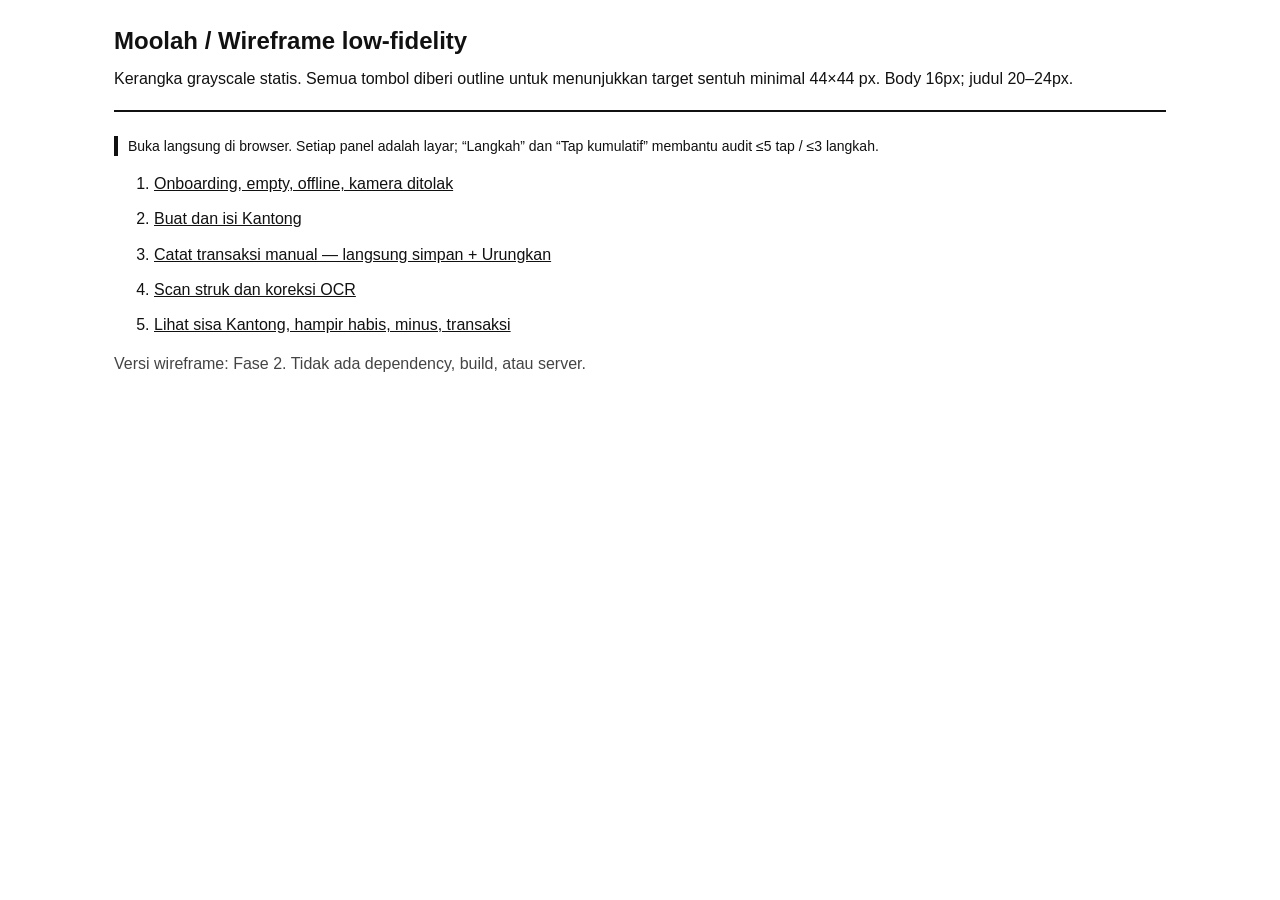
<file: docs/ux/wireframes/index.html>
<!doctype html><html lang="id"><head><meta charset="utf-8"><meta name="viewport" content="width=device-width,initial-scale=1"><title>Moolah — wireframe low-fidelity</title><link rel="stylesheet" href="style.css"></head><body><main class="wrap index"><div class="intro"><h1>Moolah / Wireframe low-fidelity</h1><p>Kerangka grayscale statis. Semua tombol diberi outline untuk menunjukkan target sentuh minimal 44×44 px. Body 16px; judul 20–24px.</p></div><div class="legend">Buka langsung di browser. Setiap panel adalah layar; “Langkah” dan “Tap kumulatif” membantu audit ≤5 tap / ≤3 langkah.</div><ol><li><a href="01-onboarding.html">Onboarding, empty, offline, kamera ditolak</a></li><li><a href="02-kantong.html">Buat dan isi Kantong</a></li><li><a href="03-manual.html">Catat transaksi manual — langsung simpan + Urungkan</a></li><li><a href="04-ocr.html">Scan struk dan koreksi OCR</a></li><li><a href="05-sisa-kantong.html">Lihat sisa Kantong, hampir habis, minus, transaksi</a></li></ol><p class="muted">Versi wireframe: Fase 2. Tidak ada dependency, build, atau server.</p></main></body></html>
</file>
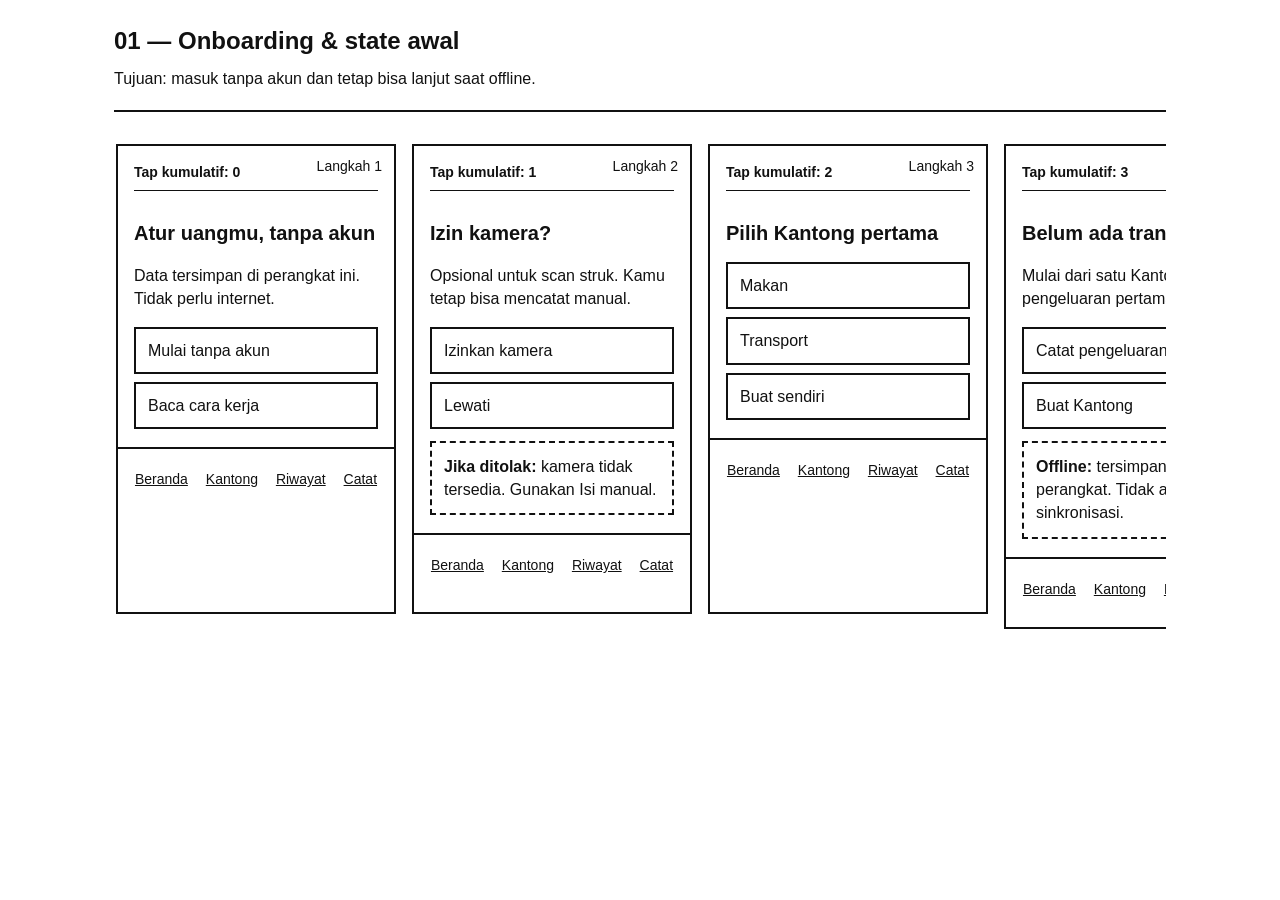
<file: docs/ux/wireframes/01-onboarding.html>
<!doctype html><html lang="id"><head><meta charset="utf-8"><meta name="viewport" content="width=device-width,initial-scale=1"><title>Onboarding — Moolah</title><link rel="stylesheet" href="style.css"></head><body><main class="wrap"><div class="intro"><h1>01 — Onboarding & state awal</h1><p>Tujuan: masuk tanpa akun dan tetap bisa lanjut saat offline.</p></div><section class="flow"><article class="screen" id="layar-1"><span class="step">Langkah 1</span><div class="meta">Tap kumulatif: 0</div><h2>Atur uangmu, tanpa akun</h2><p>Data tersimpan di perangkat ini. Tidak perlu internet.</p><a class="touch" href="#layar-2">Mulai tanpa akun</a><a class="touch" href="02-kantong.html">Baca cara kerja</a><nav class="nav" aria-label="Navigasi utama"><a href="05-sisa-kantong.html#beranda">Beranda</a><a href="02-kantong.html#layar-1">Kantong</a><a href="05-sisa-kantong.html#riwayat">Riwayat</a><a href="03-manual.html#layar-1">Catat</a></nav></article><article class="screen" id="layar-2"><span class="step">Langkah 2</span><div class="meta">Tap kumulatif: 1</div><h2>Izin kamera?</h2><p>Opsional untuk scan struk. Kamu tetap bisa mencatat manual.</p><a class="touch" href="04-ocr.html">Izinkan kamera</a><a class="touch" href="#layar-3">Lewati</a><div class="state"><b>Jika ditolak:</b> kamera tidak tersedia. Gunakan Isi manual.</div><nav class="nav" aria-label="Navigasi utama"><a href="05-sisa-kantong.html#beranda">Beranda</a><a href="02-kantong.html#layar-1">Kantong</a><a href="05-sisa-kantong.html#riwayat">Riwayat</a><a href="03-manual.html#layar-1">Catat</a></nav></article><article class="screen" id="layar-3"><span class="step">Langkah 3</span><div class="meta">Tap kumulatif: 2</div><h2>Pilih Kantong pertama</h2><a class="touch" href="02-kantong.html">Makan</a><a class="touch" href="02-kantong.html">Transport</a><a class="touch" href="02-kantong.html">Buat sendiri</a><nav class="nav" aria-label="Navigasi utama"><a href="05-sisa-kantong.html#beranda">Beranda</a><a href="02-kantong.html#layar-1">Kantong</a><a href="05-sisa-kantong.html#riwayat">Riwayat</a><a href="03-manual.html#layar-1">Catat</a></nav></article><article class="screen" id="layar-4"><span class="step">State: empty</span><div class="meta">Tap kumulatif: 3</div><h2>Belum ada transaksi</h2><p>Mulai dari satu Kantong atau catat pengeluaran pertamamu.</p><a class="touch" href="03-manual.html">Catat pengeluaran</a><a class="touch" href="02-kantong.html">Buat Kantong</a><div class="state"><b>Offline:</b> tersimpan di perangkat. Tidak ada sinkronisasi.</div><nav class="nav" aria-label="Navigasi utama"><a href="05-sisa-kantong.html#beranda">Beranda</a><a href="02-kantong.html#layar-1">Kantong</a><a href="05-sisa-kantong.html#riwayat">Riwayat</a><a href="03-manual.html#layar-1">Catat</a></nav></article></section></main></body></html>
</file>
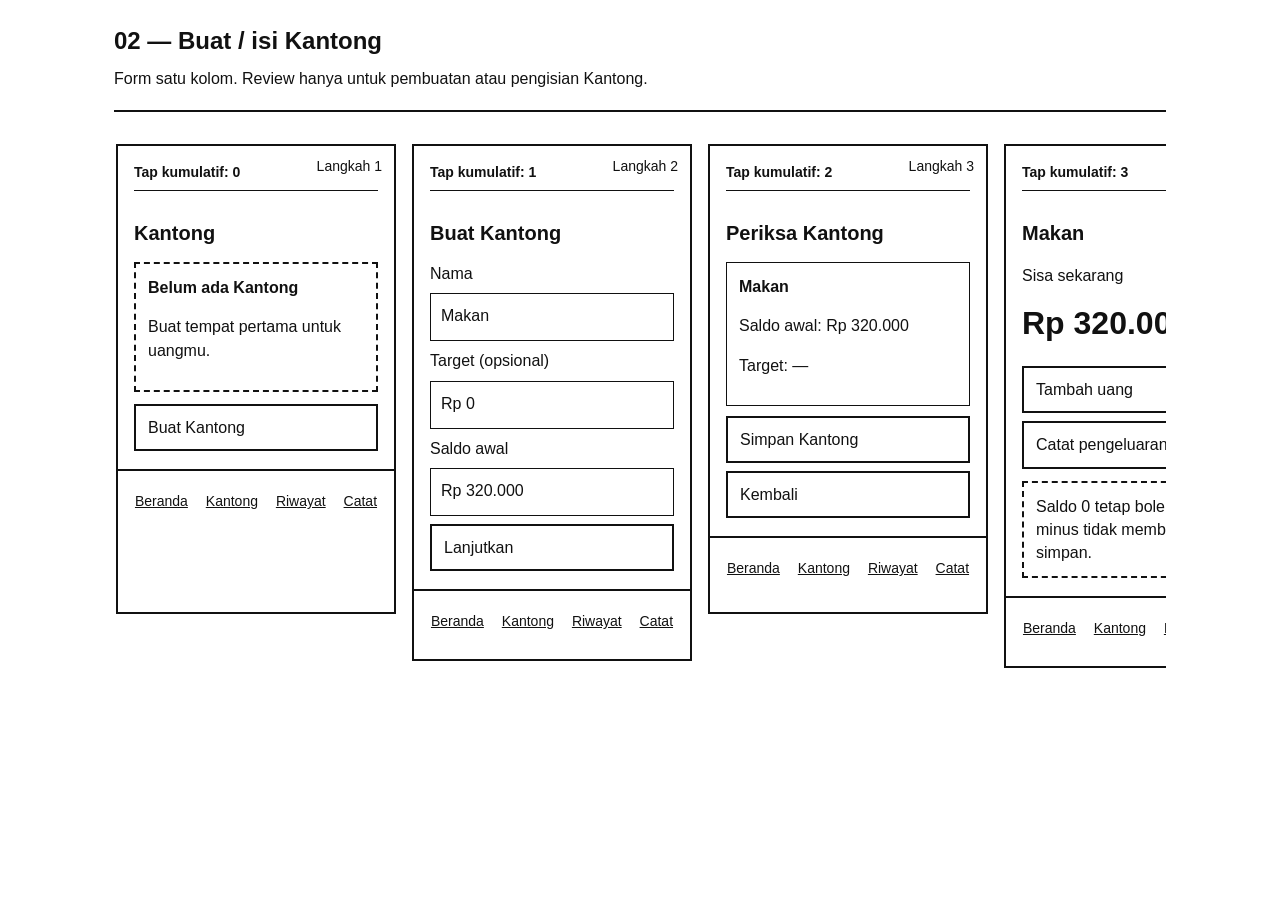
<file: docs/ux/wireframes/02-kantong.html>
<!doctype html><html lang="id"><head><meta charset="utf-8"><meta name="viewport" content="width=device-width,initial-scale=1"><title>Kantong — Moolah</title><link rel="stylesheet" href="style.css"></head><body><main class="wrap"><div class="intro"><h1>02 — Buat / isi Kantong</h1><p>Form satu kolom. Review hanya untuk pembuatan atau pengisian Kantong.</p></div><section class="flow"><article class="screen" id="layar-1"><span class="step">Langkah 1</span><div class="meta">Tap kumulatif: 0</div><h2>Kantong</h2><div class="state"><b>Belum ada Kantong</b><p>Buat tempat pertama untuk uangmu.</p></div><a class="touch" href="#layar-2">Buat Kantong</a><nav class="nav" aria-label="Navigasi utama"><a href="05-sisa-kantong.html#beranda">Beranda</a><a href="02-kantong.html#layar-1">Kantong</a><a href="05-sisa-kantong.html#riwayat">Riwayat</a><a href="03-manual.html#layar-1">Catat</a></nav></article><article class="screen" id="layar-2"><span class="step">Langkah 2</span><div class="meta">Tap kumulatif: 1</div><h2>Buat Kantong</h2><label>Nama<div class="field">Makan</div></label><label>Target (opsional)<div class="field">Rp 0</div></label><label>Saldo awal<div class="field">Rp 320.000</div></label><a class="touch" href="#layar-3">Lanjutkan</a><nav class="nav" aria-label="Navigasi utama"><a href="05-sisa-kantong.html#beranda">Beranda</a><a href="02-kantong.html#layar-1">Kantong</a><a href="05-sisa-kantong.html#riwayat">Riwayat</a><a href="03-manual.html#layar-1">Catat</a></nav></article><article class="screen" id="layar-3"><span class="step">Langkah 3</span><div class="meta">Tap kumulatif: 2</div><h2>Periksa Kantong</h2><div class="box"><b>Makan</b><p>Saldo awal: Rp 320.000</p><p>Target: —</p></div><a class="touch" href="#layar-4">Simpan Kantong</a><a class="touch" href="index.html">Kembali</a><nav class="nav" aria-label="Navigasi utama"><a href="05-sisa-kantong.html#beranda">Beranda</a><a href="02-kantong.html#layar-1">Kantong</a><a href="05-sisa-kantong.html#riwayat">Riwayat</a><a href="03-manual.html#layar-1">Catat</a></nav></article><article class="screen" id="layar-4"><span class="step">Selesai</span><div class="meta">Tap kumulatif: 3</div><h2>Makan</h2><p>Sisa sekarang</p><div class="balance">Rp 320.000</div><a class="touch" href="#layar-2">Tambah uang</a><a class="touch" href="03-manual.html">Catat pengeluaran</a><div class="state">Saldo 0 tetap boleh. Kantong minus tidak memblokir simpan.</div><nav class="nav" aria-label="Navigasi utama"><a href="05-sisa-kantong.html#beranda">Beranda</a><a href="02-kantong.html#layar-1">Kantong</a><a href="05-sisa-kantong.html#riwayat">Riwayat</a><a href="03-manual.html#layar-1">Catat</a></nav></article></section></main></body></html>
</file>
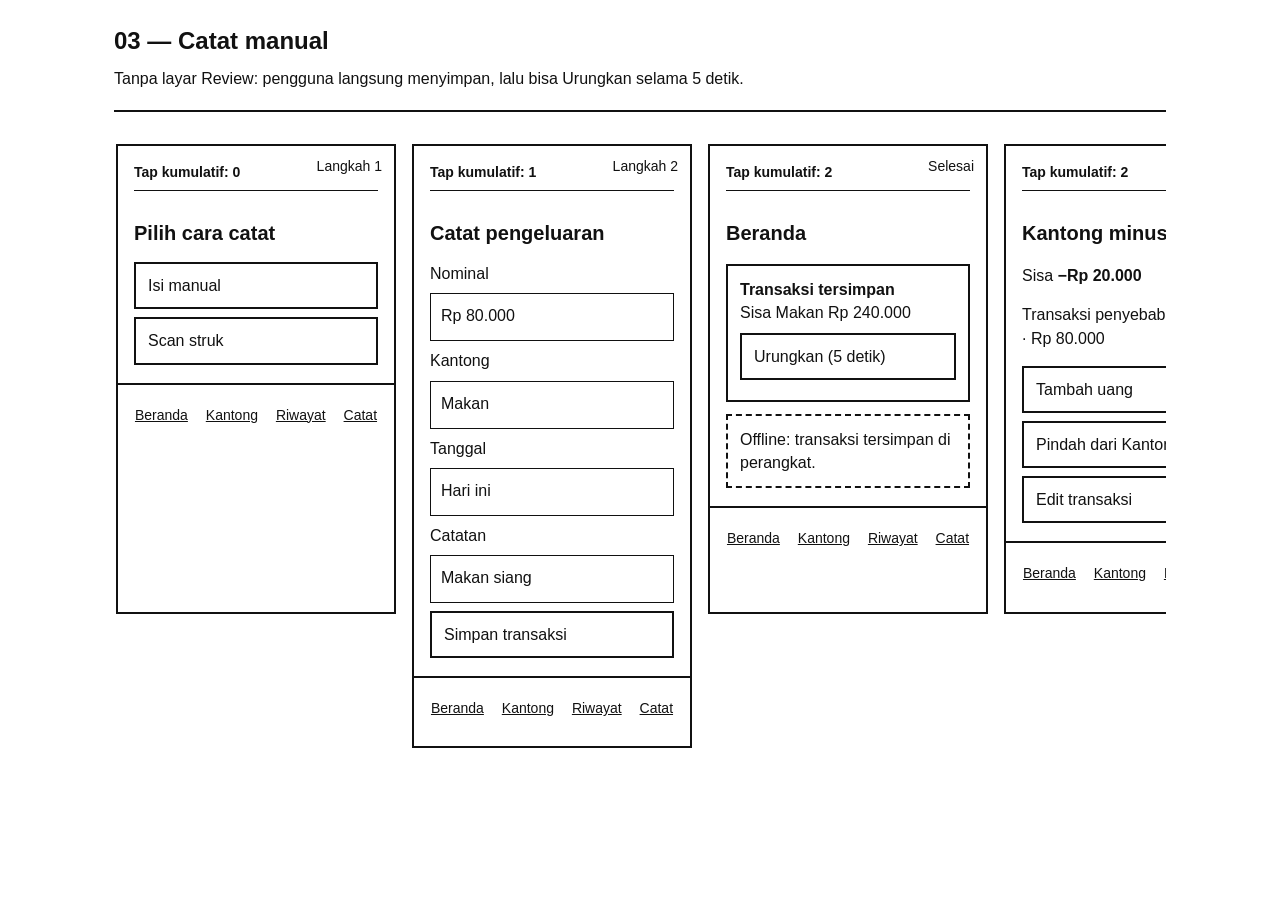
<file: docs/ux/wireframes/03-manual.html>
<!doctype html><html lang="id"><head><meta charset="utf-8"><meta name="viewport" content="width=device-width,initial-scale=1"><title>Manual — Moolah</title><link rel="stylesheet" href="style.css"></head><body><main class="wrap"><div class="intro"><h1>03 — Catat manual</h1><p>Tanpa layar Review: pengguna langsung menyimpan, lalu bisa Urungkan selama 5 detik.</p></div><section class="flow"><article class="screen" id="layar-1"><span class="step">Langkah 1</span><div class="meta">Tap kumulatif: 0</div><h2>Pilih cara catat</h2><a class="touch" href="#layar-2">Isi manual</a><a class="touch" href="04-ocr.html">Scan struk</a><nav class="nav" aria-label="Navigasi utama"><a href="05-sisa-kantong.html#beranda">Beranda</a><a href="02-kantong.html#layar-1">Kantong</a><a href="05-sisa-kantong.html#riwayat">Riwayat</a><a href="03-manual.html#layar-1">Catat</a></nav></article><article class="screen" id="layar-2"><span class="step">Langkah 2</span><div class="meta">Tap kumulatif: 1</div><h2>Catat pengeluaran</h2><label>Nominal<div class="field">Rp 80.000</div></label><label>Kantong<div class="field">Makan</div></label><label>Tanggal<div class="field">Hari ini</div></label><label>Catatan<div class="field">Makan siang</div></label><a class="touch" href="#layar-3">Simpan transaksi</a><nav class="nav" aria-label="Navigasi utama"><a href="05-sisa-kantong.html#beranda">Beranda</a><a href="02-kantong.html#layar-1">Kantong</a><a href="05-sisa-kantong.html#riwayat">Riwayat</a><a href="03-manual.html#layar-1">Catat</a></nav></article><article class="screen" id="layar-3"><span class="step">Selesai</span><div class="meta">Tap kumulatif: 2</div><h2>Beranda</h2><div class="toast"><b>Transaksi tersimpan</b><br>Sisa Makan Rp 240.000<a class="touch" href="#layar-2">Urungkan (5 detik)</a></div><div class="state">Offline: transaksi tersimpan di perangkat.</div><nav class="nav" aria-label="Navigasi utama"><a href="05-sisa-kantong.html#beranda">Beranda</a><a href="02-kantong.html#layar-1">Kantong</a><a href="05-sisa-kantong.html#riwayat">Riwayat</a><a href="03-manual.html#layar-1">Catat</a></nav></article><article class="screen" id="layar-4"><span class="step">State: minus</span><div class="meta">Tap kumulatif: 2</div><h2>Kantong minus</h2><p>Sisa <b>−Rp 20.000</b></p><p>Transaksi penyebab: Makan siang · Rp 80.000</p><a class="touch" href="02-kantong.html">Tambah uang</a><a class="touch" href="02-kantong.html">Pindah dari Kantong lain</a><a class="touch" href="05-sisa-kantong.html#riwayat">Edit transaksi</a><nav class="nav" aria-label="Navigasi utama"><a href="05-sisa-kantong.html#beranda">Beranda</a><a href="02-kantong.html#layar-1">Kantong</a><a href="05-sisa-kantong.html#riwayat">Riwayat</a><a href="03-manual.html#layar-1">Catat</a></nav></article></section></main></body></html>
</file>
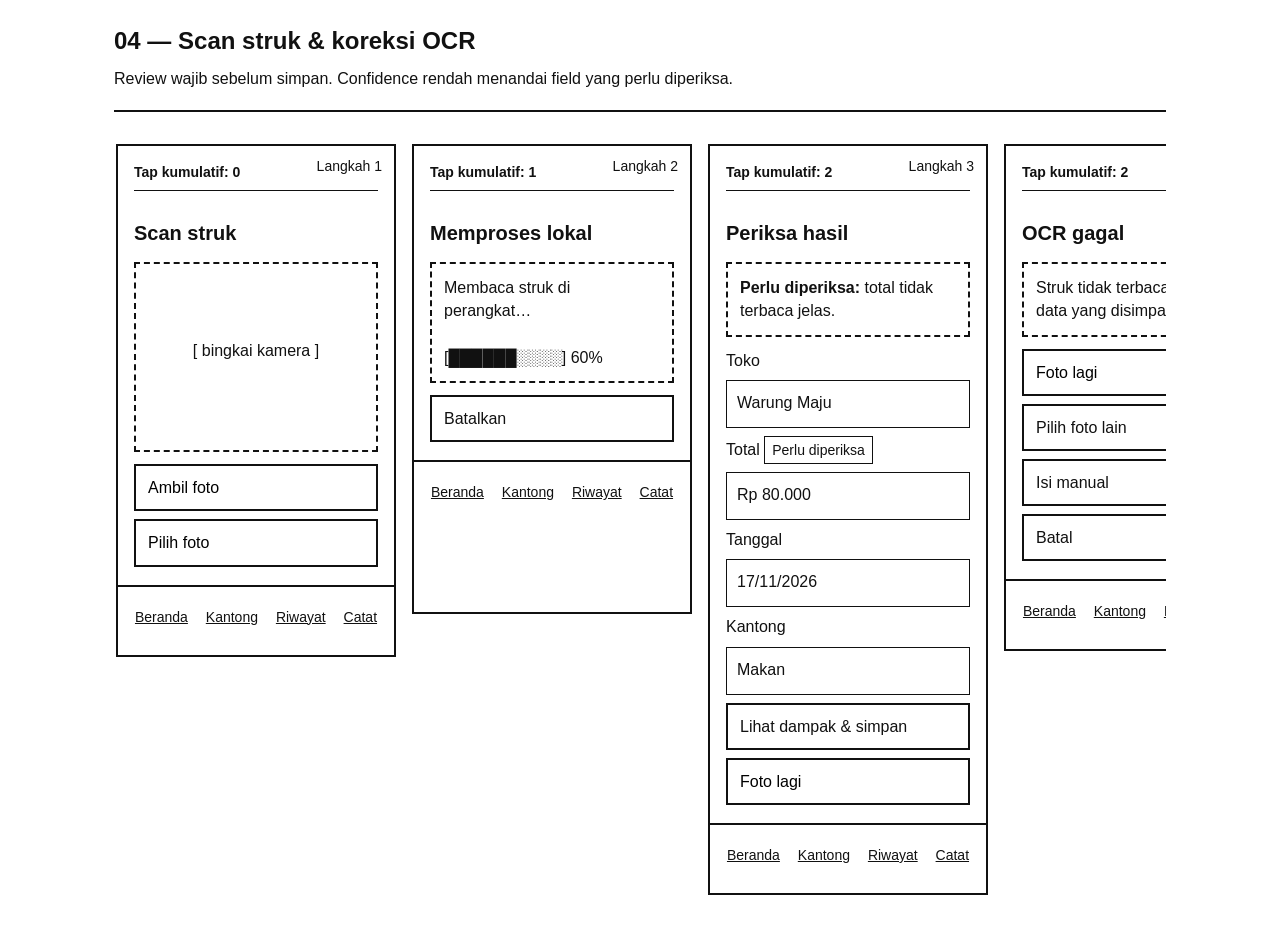
<file: docs/ux/wireframes/04-ocr.html>
<!doctype html><html lang="id"><head><meta charset="utf-8"><meta name="viewport" content="width=device-width,initial-scale=1"><title>OCR — Moolah</title><link rel="stylesheet" href="style.css"></head><body><main class="wrap"><div class="intro"><h1>04 — Scan struk & koreksi OCR</h1><p>Review wajib sebelum simpan. Confidence rendah menandai field yang perlu diperiksa.</p></div><section class="flow"><article class="screen" id="layar-1"><span class="step">Langkah 1</span><div class="meta">Tap kumulatif: 0</div><h2>Scan struk</h2><div class="state" style="height:190px;text-align:center;padding-top:75px">[ bingkai kamera ]</div><button type="button" class="touch">Ambil foto</button><button type="button" class="touch">Pilih foto</button><nav class="nav" aria-label="Navigasi utama"><a href="05-sisa-kantong.html#beranda">Beranda</a><a href="02-kantong.html#layar-1">Kantong</a><a href="05-sisa-kantong.html#riwayat">Riwayat</a><a href="03-manual.html#layar-1">Catat</a></nav></article><article class="screen" id="proses" role="status" aria-live="polite"><span class="step">Langkah 2</span><div class="meta">Tap kumulatif: 1</div><h2>Memproses lokal</h2><div class="state">Membaca struk di perangkat…<br><br>[██████░░░░] 60%</div><a class="touch" href="index.html">Batalkan</a><nav class="nav" aria-label="Navigasi utama"><a href="05-sisa-kantong.html#beranda">Beranda</a><a href="02-kantong.html#layar-1">Kantong</a><a href="05-sisa-kantong.html#riwayat">Riwayat</a><a href="03-manual.html#layar-1">Catat</a></nav></article><article class="screen" id="review-ocr"><span class="step">Langkah 3</span><div class="meta">Tap kumulatif: 2</div><h2>Periksa hasil</h2><div class="state"><b>Perlu diperiksa:</b> total tidak terbaca jelas.</div><label>Toko<div class="field">Warung Maju</div></label><label>Total <span id="total-error" class="badge">Perlu diperiksa</span><div class="field" role="textbox" aria-invalid="true" aria-describedby="total-error">Rp 80.000</div></label><label>Tanggal<div class="field">17/11/2026</div></label><label>Kantong<div class="field">Makan</div></label><a class="touch" href="#dampak">Lihat dampak & simpan</a><button type="button" class="touch">Foto lagi</button><nav class="nav" aria-label="Navigasi utama"><a href="05-sisa-kantong.html#beranda">Beranda</a><a href="02-kantong.html#layar-1">Kantong</a><a href="05-sisa-kantong.html#riwayat">Riwayat</a><a href="03-manual.html#layar-1">Catat</a></nav></article><article class="screen" id="ocr-gagal" role="alert"><span class="step">Langkah 3</span><div class="meta">Tap kumulatif: 2</div><h2>OCR gagal</h2><div class="state">Struk tidak terbaca. Tidak ada data yang disimpan.</div><button type="button" class="touch">Foto lagi</button><a class="touch" href="#proses">Pilih foto lain</a><a class="touch" href="03-manual.html#layar-1">Isi manual</a><a class="touch" href="index.html">Batal</a><nav class="nav" aria-label="Navigasi utama"><a href="05-sisa-kantong.html#beranda">Beranda</a><a href="02-kantong.html#layar-1">Kantong</a><a href="05-sisa-kantong.html#riwayat">Riwayat</a><a href="03-manual.html#layar-1">Catat</a></nav></article><article class="screen" id="dampak"><span class="step">Selesai</span><div class="meta">Tap kumulatif: 3</div><h2>Review dampak</h2><div class="box">Sisa Makan<br><b>Rp 320.000 → Rp 240.000</b></div><a class="touch" href="05-sisa-kantong.html#beranda">Simpan transaksi</a><a class="touch" href="#review-ocr">Kembali edit</a><nav class="nav" aria-label="Navigasi utama"><a href="05-sisa-kantong.html#beranda">Beranda</a><a href="02-kantong.html#layar-1">Kantong</a><a href="05-sisa-kantong.html#riwayat">Riwayat</a><a href="03-manual.html#layar-1">Catat</a></nav></article></section></main></body></html>
</file>
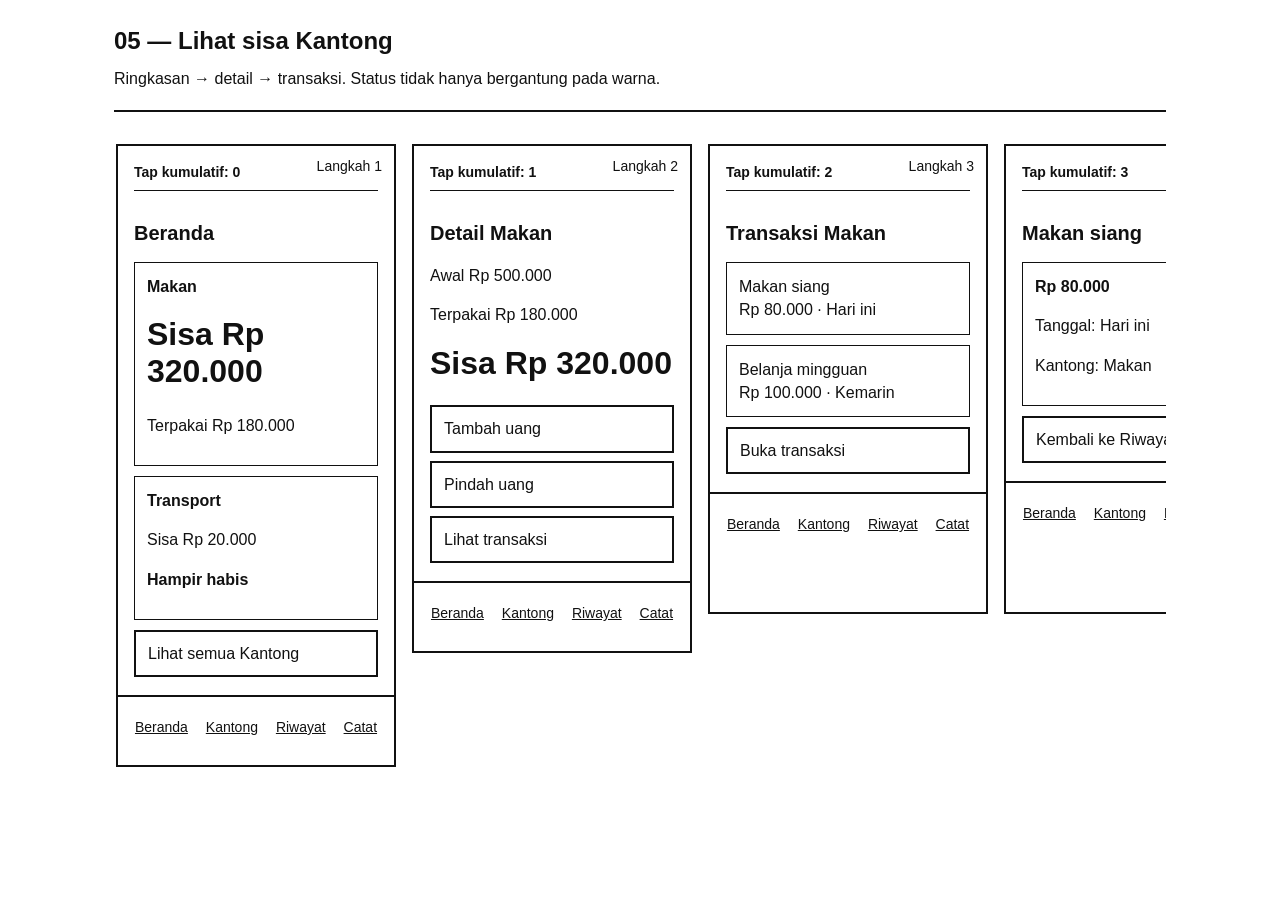
<file: docs/ux/wireframes/05-sisa-kantong.html>
<!doctype html><html lang="id"><head><meta charset="utf-8"><meta name="viewport" content="width=device-width,initial-scale=1"><title>Sisa Kantong — Moolah</title><link rel="stylesheet" href="style.css"></head><body><main class="wrap"><div class="intro"><h1>05 — Lihat sisa Kantong</h1><p>Ringkasan → detail → transaksi. Status tidak hanya bergantung pada warna.</p></div><section class="flow"><article class="screen" id="beranda"><span class="step">Langkah 1</span><div class="meta">Tap kumulatif: 0</div><h2>Beranda</h2><div class="box"><b>Makan</b><div class="balance">Sisa Rp 320.000</div><p>Terpakai Rp 180.000</p></div><div class="box"><b>Transport</b><p>Sisa Rp 20.000</p><p><b>Hampir habis</b></p></div><a class="touch" href="02-kantong.html">Lihat semua Kantong</a><nav class="nav" aria-label="Navigasi utama"><a href="05-sisa-kantong.html#beranda">Beranda</a><a href="02-kantong.html#layar-1">Kantong</a><a href="05-sisa-kantong.html#riwayat">Riwayat</a><a href="03-manual.html#layar-1">Catat</a></nav></article><article class="screen" id="layar-2"><span class="step">Langkah 2</span><div class="meta">Tap kumulatif: 1</div><h2>Detail Makan</h2><p>Awal Rp 500.000</p><p>Terpakai Rp 180.000</p><div class="balance">Sisa Rp 320.000</div><a class="touch" href="02-kantong.html">Tambah uang</a><a class="touch" href="02-kantong.html">Pindah uang</a><a class="touch" href="#riwayat">Lihat transaksi</a><nav class="nav" aria-label="Navigasi utama"><a href="05-sisa-kantong.html#beranda">Beranda</a><a href="02-kantong.html#layar-1">Kantong</a><a href="05-sisa-kantong.html#riwayat">Riwayat</a><a href="03-manual.html#layar-1">Catat</a></nav></article><article class="screen" id="riwayat"><span class="step">Langkah 3</span><div class="meta">Tap kumulatif: 2</div><h2>Transaksi Makan</h2><div class="box">Makan siang<br>Rp 80.000 · Hari ini</div><div class="box">Belanja mingguan<br>Rp 100.000 · Kemarin</div><a class="touch" href="#transaksi-detail">Buka transaksi</a><nav class="nav" aria-label="Navigasi utama"><a href="05-sisa-kantong.html#beranda">Beranda</a><a href="02-kantong.html#layar-1">Kantong</a><a href="05-sisa-kantong.html#riwayat">Riwayat</a><a href="03-manual.html#layar-1">Catat</a></nav></article><article class="screen" id="transaksi-detail"><span class="step">Detail transaksi</span><div class="meta">Tap kumulatif: 3</div><h2>Makan siang</h2><div class="box"><b>Rp 80.000</b><p>Tanggal: Hari ini</p><p>Kantong: Makan</p></div><a class="touch" href="#riwayat">Kembali ke Riwayat</a><nav class="nav" aria-label="Navigasi utama"><a href="05-sisa-kantong.html#beranda">Beranda</a><a href="02-kantong.html#layar-1">Kantong</a><a href="05-sisa-kantong.html#riwayat">Riwayat</a><a href="03-manual.html#layar-1">Catat</a></nav></article><article class="screen" id="layar-4"><span class="step">State: empty</span><div class="meta">Tap kumulatif: 0</div><h2>Belum ada transaksi</h2><p>Transaksi di Kantong ini akan muncul di sini.</p><a class="touch" href="03-manual.html">Catat pengeluaran</a><nav class="nav" aria-label="Navigasi utama"><a href="05-sisa-kantong.html#beranda">Beranda</a><a href="02-kantong.html#layar-1">Kantong</a><a href="05-sisa-kantong.html#riwayat">Riwayat</a><a href="03-manual.html#layar-1">Catat</a></nav></article><article class="screen" id="layar-5"><span class="step">State: minus</span><div class="meta">Tap kumulatif: 0</div><h2>Transport minus</h2><p>Sisa −Rp 25.000</p><div class="state">Kantong tetap bisa dipakai. Pilih cara memulihkan saldo.</div><a class="touch" href="02-kantong.html">Tambah uang</a><a class="touch" href="02-kantong.html">Pindah dari Kantong lain</a><nav class="nav" aria-label="Navigasi utama"><a href="05-sisa-kantong.html#beranda">Beranda</a><a href="02-kantong.html#layar-1">Kantong</a><a href="05-sisa-kantong.html#riwayat">Riwayat</a><a href="03-manual.html#layar-1">Catat</a></nav></article></section></main></body></html>
</file>
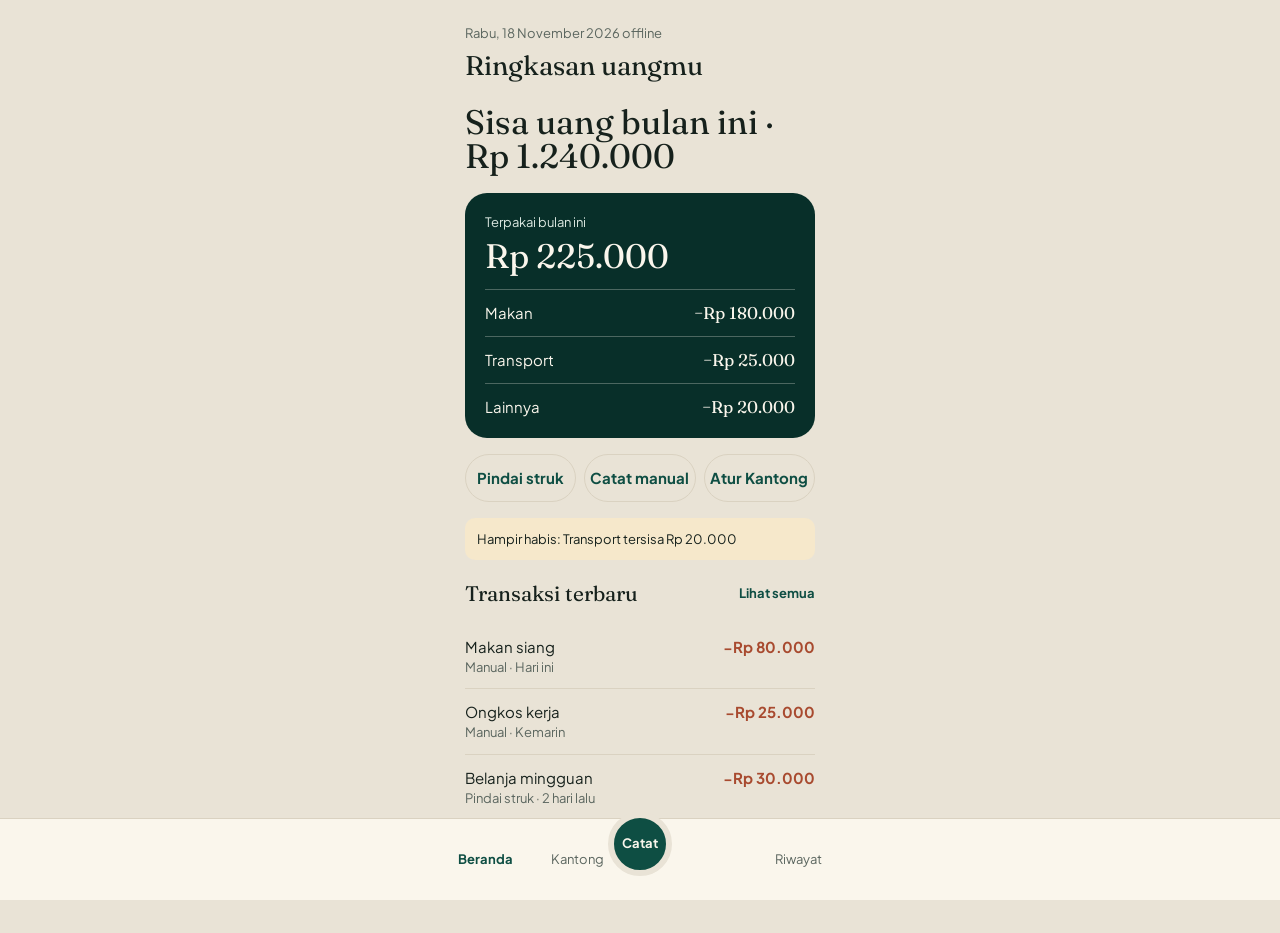
<file: docs/ux/wireframes/beranda-referensi.html>
<!doctype html>
<html lang="id">
<head>
<meta charset="utf-8">
<meta name="viewport" content="width=device-width, initial-scale=1">
<title>Moolah — Beranda (referensi Moneer)</title>
<!--
  Ekspor frame Doop `n1k7eqHIAD` dari canvas `tpF4qyZsbm`
  ("Moolah — B1 visual direction"), diambil 2026-11-18.

  Ini satu-satunya layar yang dibangun dari arah visual baru sebelum
  pekerjaan dihentikan. Frame aslinya masih ada di Doop; file ini adalah
  salinan supaya runtime berikutnya bisa melanjutkan dari kode, bukan
  menebak ulang dari deskripsi.

  Token: lihat docs/ux/08-token-referensi-moneer.md
  Keputusan: lihat docs/ux/09-catatan-keputusan-arah-visual.md

  Catatan: `data-doop-*` adalah atribut prototipe Doop dan tidak berfungsi
  di luar canvas. Target `navigate:ManualB1` dan sejenisnya adalah nama,
  bukan frame ID — ganti ke ID nyata saat lima layar lain dibangun.
-->
<link rel="stylesheet" data-doop-webfonts href="https://fonts.googleapis.com/css2?family=Plus+Jakarta+Sans:ital,wght@0,200..800;1,200..800&family=Fraunces:ital,opsz,wght@0,9..144,100..900;1,9..144,100..900&display=swap">
<style data-doop-tokens>:root{--color-ground:#E9E3D6;--color-surface:#FAF6EC;--color-ink:#16211C;--color-ink-soft:#5B665F;--color-line:#DAD2C1;--color-pine:#0E4E43;--color-pine-deep:#082F29;--color-pine-tint:#DCE8E1;--color-brick:#A84A2F;--color-brass-tint:#F6E8CB;--radius-sm:10px;--radius-lg:22px;--radius-pill:999px;--font-display:Fraunces, Georgia, serif;--font-sans:Plus Jakarta Sans, system-ui, sans-serif;--text-sm:13px;--text-base:15px;--text-lg:17px;--text-xl:21px;--text-2xl:27px;--text-3xl:34px}</style>
<style>*{box-sizing:border-box}body{margin:0;background:var(--color-ground);color:var(--color-ink);font:var(--text-base)/1.45 var(--font-sans)}main{width:390px;margin:auto;padding:24px 20px 112px}h1{font:400 var(--text-2xl)/1.1 var(--font-display);margin:8px 0 4px}.date{color:var(--color-ink-soft);font-size:var(--text-sm)}.amount{font:400 var(--text-3xl)/1 var(--font-display);margin:24px 0 20px}.hero{background:var(--color-pine-deep);color:var(--color-surface);border-radius:var(--radius-lg);padding:20px}.hero .label{font-size:var(--text-sm);color:var(--color-pine-tint)}.hero .total{font:400 var(--text-3xl)/1 var(--font-display);margin:8px 0 16px}.pocket-line{display:flex;justify-content:space-between;border-top:1px solid rgba(250,246,236,.28);padding:12px 0 0;margin-top:12px}.money{font:400 var(--text-lg) var(--font-display)}.quick{display:flex;gap:8px;margin:16px 0}.quick a{flex:1;min-height:48px;border:1px solid var(--color-line);border-radius:var(--radius-pill);display:flex;align-items:center;justify-content:center;color:var(--color-pine);text-decoration:none;font-weight:700}.notice{background:var(--color-brass-tint);border-radius:var(--radius-sm);padding:12px;font-size:var(--text-sm)}.tx{margin-top:20px}.tx h2{font:400 var(--text-xl) var(--font-display);display:flex;justify-content:space-between;align-items:center}.see-all{font:var(--text-sm) var(--font-sans);color:var(--color-pine);text-decoration:none;font-weight:700}.row{display:flex;justify-content:space-between;border-bottom:1px solid var(--color-line);padding:12px 0}.row small{display:block;color:var(--color-ink-soft);font-size:var(--text-sm)}.out{color:var(--color-brick)}.nav{position:fixed;bottom:0;left:0;right:0;height:82px;background:var(--color-surface);border-top:1px solid var(--color-line);display:flex;justify-content:center;align-items:center;gap:18px;z-index:2}.nav a{min-width:48px;min-height:48px;display:flex;align-items:center;justify-content:center;color:var(--color-ink-soft);text-decoration:none;font-size:var(--text-sm)}.nav a[aria-current=page]{color:var(--color-pine);font-weight:700}.nav a.fab{color:var(--color-surface)}.fab{width:64px;height:64px;border-radius:50%;background:var(--color-pine);color:var(--color-surface);display:flex;align-items:center;justify-content:center;text-decoration:none;font-weight:700;transform:translateY(-16px);border:6px solid var(--color-ground)}.nav .fab{position:absolute;left:50%;margin-left:-32px}.nav a:nth-of-type(1){margin-right:20px}.nav a:nth-of-type(2){margin-right:76px}.nav a:nth-of-type(4){margin-left:76px}.nav a:focus-visible,.fab:focus-visible{outline:3px solid var(--color-ink);outline-offset:3px}@media(prefers-reduced-motion:reduce){*,*::before,*::after{animation:none!important;transition:none!important;transform:none!important}}</style>
</head>
<body>
<main><div class="date">Rabu, 18 November 2026 offline</div><h1>Ringkasan uangmu</h1><div class="amount">Sisa uang bulan ini · Rp 1.240.000</div><section class="hero"><div class="label">Terpakai bulan ini</div><div class="total">Rp 225.000</div><div class="pocket-line"><span>Makan</span><span class="money">−Rp 180.000</span></div><div class="pocket-line"><span>Transport</span><span class="money">−Rp 25.000</span></div><div class="pocket-line"><span>Lainnya</span><span class="money">−Rp 20.000</span></div></section><div class="quick"><a href="#" data-doop-on="click" data-doop-action="navigate:ManualB1">Pindai struk</a><a href="#" data-doop-on="click" data-doop-action="navigate:ManualB1">Catat manual</a><a href="#" data-doop-on="click" data-doop-action="navigate:KantongB1">Atur Kantong</a></div><div class="notice">Hampir habis: Transport tersisa Rp 20.000</div><section class="tx"><h2>Transaksi terbaru <a class="see-all" href="#" data-doop-on="click" data-doop-action="navigate:RiwayatB1">Lihat semua</a></h2><div class="row"><span>Makan siang<small>Manual · Hari ini</small></span><strong class="out">−Rp 80.000</strong></div><div class="row"><span>Ongkos kerja<small>Manual · Kemarin</small></span><strong class="out">−Rp 25.000</strong></div><div class="row"><span>Belanja mingguan<small>Pindai struk · 2 hari lalu</small></span><strong class="out">−Rp 30.000</strong></div></section><nav class="nav" aria-label="Navigasi utama"><a href="#" data-doop-on="click" data-doop-action="navigate:BerandaB1" aria-current="page">Beranda</a><a href="#" data-doop-on="click" data-doop-action="navigate:KantongB1">Kantong</a><a class="fab" href="#" data-doop-on="click" data-doop-action="navigate:ManualB1">Catat</a><a href="#" data-doop-on="click" data-doop-action="navigate:RiwayatB1">Riwayat</a></nav></main>
</body>
</html>
</file>
<file: docs/ux/wireframes/style.css>
*{box-sizing:border-box}html{font-size:16px}body{margin:0;background:#fff;color:#111;font:16px/1.45 Arial,sans-serif}a{color:#111}.wrap{max-width:1100px;margin:auto;padding:24px}.intro{border-bottom:2px solid #111;margin-bottom:24px}.intro h1{font-size:24px;margin:0 0 8px}.intro p{margin:8px 0 20px}.flow{display:flex;gap:16px;align-items:flex-start;overflow-x:auto;padding:8px 2px 24px}.screen{flex:0 0 280px;min-height:470px;border:2px solid #111;padding:16px;position:relative}.screen h2{font-size:20px;margin:28px 0 14px}.screen h3{font-size:16px;margin:16px 0 8px}.meta{border-bottom:1px solid #111;padding-bottom:8px;font-size:14px;font-weight:bold}.step{position:absolute;right:12px;top:10px;font-size:14px}.tap{font-size:14px;border:1px dashed #555;padding:4px;margin:12px 0}.touch{min-height:44px;border:2px solid #111;background:#fff;padding:10px 12px;margin:8px 0;width:100%;font:inherit;text-align:left}.touch.center{text-align:center}.field{border:1px solid #111;min-height:48px;padding:10px;margin:8px 0}.field small{display:block;font-size:12px}.line{border-top:1px solid #111;margin:14px 0}.box{border:1px solid #111;padding:12px;margin:10px 0}.muted{color:#444}.state{border:2px dashed #111;padding:12px;margin:12px 0}.nav{border-top:2px solid #111;margin:18px -16px -16px;padding:12px 8px;display:flex;justify-content:space-around;font-size:14px}.toast{border:2px solid #111;padding:12px;margin-top:16px}.badge{display:inline-block;border:1px solid #111;padding:3px 7px;font-size:14px}.index li{margin:12px 0}.legend{font-size:14px;border-left:4px solid #111;padding-left:10px;margin:16px 0}@media(max-width:600px){.wrap{padding:16px}.screen{flex-basis:280px}}
.touch{display:block;text-decoration:none}.nav a{color:#111;text-decoration:underline;padding:8px 4px;min-height:44px;display:inline-block} .screen:target{outline:3px solid #111;outline-offset:4px}
:focus-visible{outline:3px solid #111;outline-offset:3px}
.balance{font-size:32px;font-weight:bold;line-height:1.15;margin:18px 0 24px}
</file>
